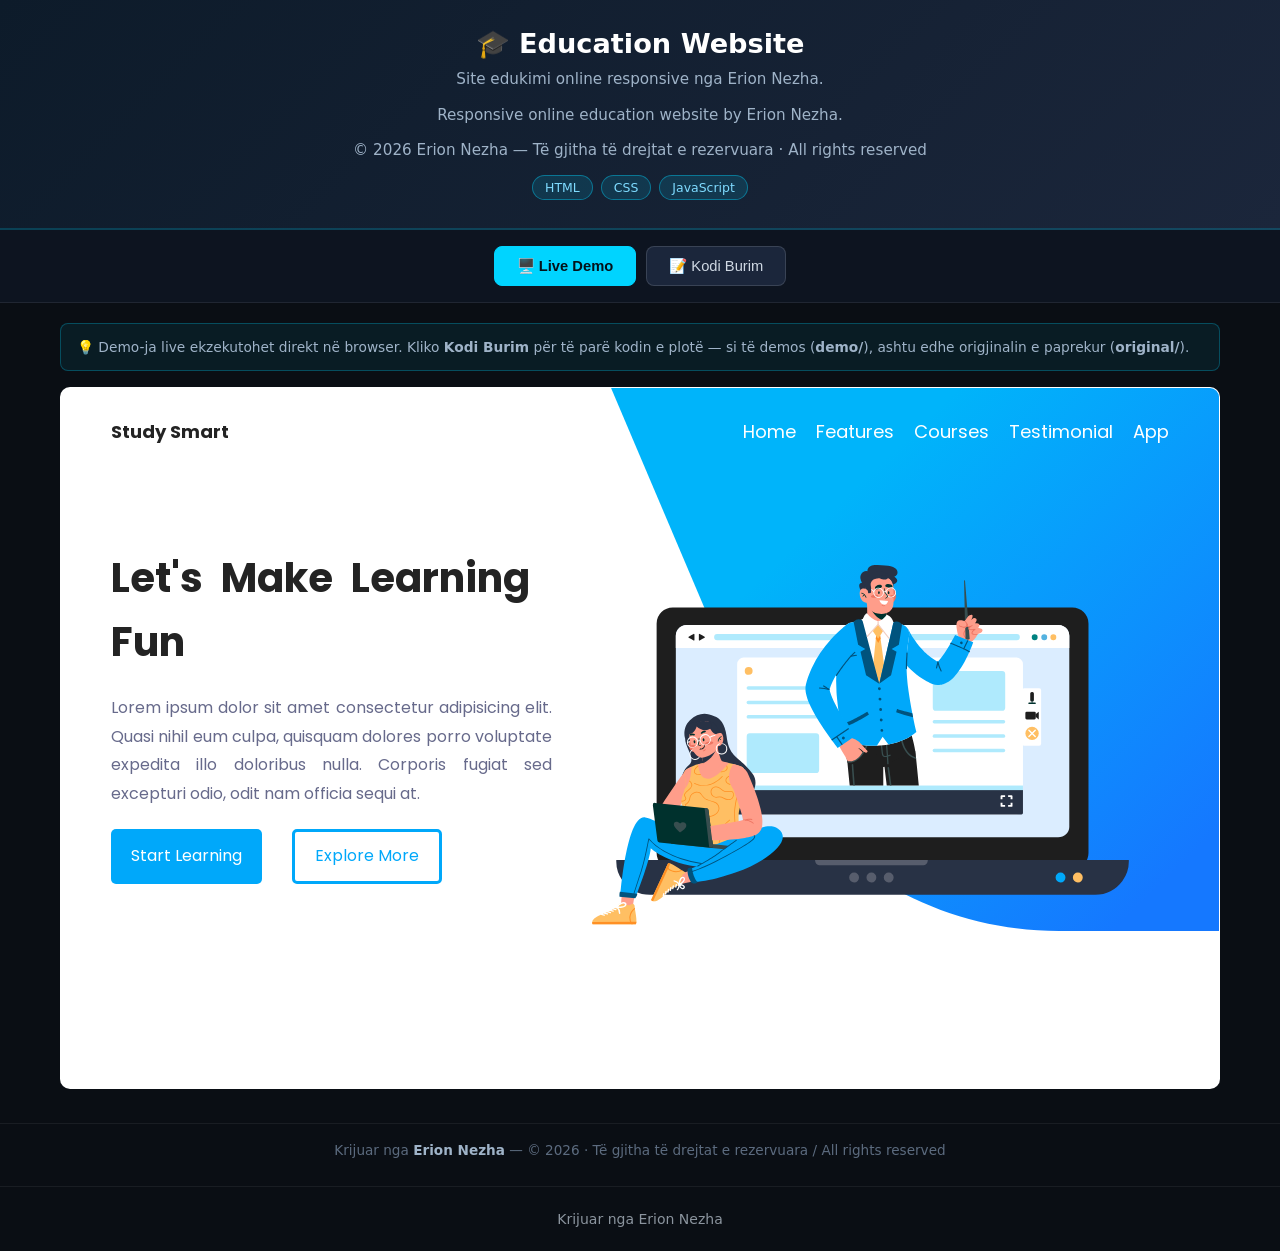
<file: index.html>
<!-- Created by Erion Nezha — © 2026 All rights reserved -->
<!DOCTYPE html>
<html lang="sq">
<head>
<meta charset="UTF-8">
<meta name="viewport" content="width=device-width, initial-scale=1.0">
<title>Education Website — Erion Nezha</title>
<style>
*{box-sizing:border-box;margin:0;padding:0}
body{background:#0a0e14;color:#e6e6e6;font-family:'Segoe UI',system-ui,sans-serif;min-height:100vh;display:flex;flex-direction:column}
header.top{background:linear-gradient(135deg,#0d1b2a,#1b263b);padding:28px 20px;text-align:center;border-bottom:2px solid #00d4ff33}
header.top h1{font-size:1.7rem;color:#fff;margin-bottom:8px}
header.top p{color:#9fb3c8;max-width:760px;margin:0 auto 12px;line-height:1.55;font-size:.95rem}
.badges{display:flex;gap:8px;justify-content:center;flex-wrap:wrap}
.badge{background:#00d4ff22;border:1px solid #00d4ff66;color:#7fdbff;padding:4px 12px;border-radius:20px;font-size:.78rem}
.tabs{display:flex;gap:10px;justify-content:center;padding:16px;background:#0d1420;border-bottom:1px solid #ffffff14}
.tabs button{background:#1b263b;color:#cfd8e3;border:1px solid #ffffff22;padding:10px 22px;border-radius:8px;cursor:pointer;font-size:.92rem;transition:.2s}
.tabs button.active,.tabs button:hover{background:#00d4ff;color:#04121a;border-color:#00d4ff;font-weight:600}
main{flex:1;padding:20px;max-width:1200px;width:100%;margin:0 auto}
.panel{display:none}
.panel.active{display:block}
iframe.demo{width:100%;height:78vh;border:1px solid #ffffff22;border-radius:10px;background:#fff}
.codewrap{display:flex;gap:0;border:1px solid #ffffff22;border-radius:10px;overflow:hidden;height:78vh;background:#0d1117}
.tree{width:250px;min-width:200px;background:#0d1420;border-right:1px solid #ffffff14;overflow-y:auto;padding:12px;font-size:.82rem}
.tree .tfile{padding:5px 8px;border-radius:5px;cursor:pointer;color:#9fb3c8;white-space:nowrap;overflow:hidden;text-overflow:ellipsis}
.tree .tfile:hover{background:#ffffff10;color:#fff}
.tree .tfile.active{background:#00d4ff26;color:#7fdbff}
.tree .tdir{color:#5c6b7f;font-weight:600;margin-top:8px;font-size:.75rem;text-transform:uppercase;letter-spacing:.5px}
.codeview{flex:1;overflow:auto;padding:0;position:relative}
.codeview pre{padding:16px;font-family:'Consolas','Fira Code',monospace;font-size:.82rem;line-height:1.6;color:#d6deeb;white-space:pre}
.codeview .lineno{color:#4a5568;user-select:none;margin-right:12px;display:inline-block;width:32px;text-align:right}
.cbar{display:flex;gap:8px;align-items:center;padding:10px 14px;background:#0d1420;border-bottom:1px solid #ffffff14;font-size:.82rem;color:#9fb3c8;overflow-x:auto}
footer{text-align:center;padding:18px;color:#5c6b7f;font-size:.85rem;border-top:1px solid #ffffff10;margin-top:10px}
footer strong{color:#9fb3c8}
.note{background:#00d4ff12;border:1px solid #00d4ff44;border-radius:8px;padding:12px 16px;margin-bottom:16px;font-size:.86rem;color:#9fb3c8;line-height:1.6}
.kw{color:#ff7edb}.st{color:#ffd75c}.cm{color:#5c6b7f;font-style:italic}.fn{color:#7fdbff}.nm{color:#f78c6c}
@media(max-width:860px){.codewrap{flex-direction:column}.tree{width:100%;max-height:150px;border-right:none;border-bottom:1px solid #ffffff14}}
.desc-en{color:#8fa3b8;font-size:.88rem;max-width:760px;margin:0 auto 12px;line-height:1.55}.license-line{color:#c9a227;font-size:.8rem;margin-top:10px}</style>
</head>
<body>
<header class="top">
<h1>🎓 Education Website</h1>
<p class="desc-al">Site edukimi online responsive nga Erion Nezha.</p>
<p class="desc-en" lang="en">Responsive online education website by Erion Nezha.</p>
<p class="license-line">© 2026 Erion Nezha — Të gjitha të drejtat e rezervuara · All rights reserved</p>
<div class="badges"><span class="badge">HTML</span><span class="badge">CSS</span><span class="badge">JavaScript</span></div>
</header>
<div class="tabs">
<button class="active" onclick="show('demo',this)">🖥️ Live Demo</button>
<button onclick="show('code',this)">📝 Kodi Burim</button>
</div>
<main>
<div class="note">💡 Demo-ja live ekzekutohet direkt në browser. Kliko <strong>Kodi Burim</strong> për të parë kodin e plotë — si të demos (<strong>demo/</strong>), ashtu edhe origjinalin e paprekur (<strong>original/</strong>).</div>
<div id="p-demo" class="panel active"><iframe class="demo" src="demo/education/index.html" title="Live demo"></iframe></div>
<div id="p-code" class="panel"><div class="codewrap">
<aside class="tree" id="tree"></aside>
<div class="codeview"><div class="cbar" id="cbar"></div><div id="codebox"><pre></pre></div></div>
</div></div>
</main>
<footer>Krijuar nga <strong>Erion Nezha</strong> — © 2026 · Të gjitha të drejtat e rezervuara / All rights reserved</footer>
<script>
const TREE={"dirs":[{"name":"demo","dirs":[{"name":"education","dirs":[],"files":["app-store.png","download-app.png","google-play.png","header-shape.svg","hero-image.svg","index.html","person-1.jpg","person-2.jpg","photography.jpg","public.jpg","queries.css","script.js","style.css","testimonial-bg.jpg","typing.jpg"]}],"files":[]},{"name":"original","dirs":[{"name":"education","dirs":[{"name":"education","dirs":[],"files":["app-store.png","download-app.png","google-play.png","header-shape.svg","hero-image.svg","index.html","person-1.jpg","person-2.jpg","photography.jpg","public.jpg","queries.css","script.js","style.css","testimonial-bg.jpg","typing.jpg"]}],"files":[]}],"files":[]}],"files":[]};
function show(id,btn){document.querySelectorAll('.panel').forEach(p=>p.classList.remove('active'));document.getElementById('p-'+id).classList.add('active');document.querySelectorAll('.tabs button').forEach(b=>b.classList.remove('active'));btn.classList.add('active');}
const BINRE=/\.(png|jpe?g|gif|svg|ico|exe|class|o|jar|dat|ogg|mp3|wav|ttf|woff2?|eot|pdf|zip|rar|db|sqlite)$/i;
function escAttr(s){return s.replace(/&/g,'&amp;').replace(/"/g,'&quot;').replace(/</g,'&lt;');}
function buildTree(){
  const t=document.getElementById('tree');let html='';
  const walk=(node,prefix)=>{node.dirs.forEach(d=>{html+='<div class="tdir">📁 '+escAttr(prefix+d.name)+'</div>';walk(d,prefix+d.name+'/');});node.files.forEach(f=>{html+='<div class="tfile" data-p="'+escAttr(prefix+f)+'">📄 '+escAttr(f)+'</div>';});};
  walk(TREE,'');t.innerHTML=html;
  t.querySelectorAll('.tfile').forEach(el=>el.onclick=()=>openFile(el.dataset.p,el));
  const first=t.querySelector('.tfile');if(first)openFile(first.dataset.p,first);
}
async function openFile(path,el){
  document.querySelectorAll('.tfile').forEach(e=>e.classList.remove('active'));el.classList.add('active');
  document.getElementById('cbar').textContent=path;
  const box=document.getElementById('codebox');
  if(BINRE.test(path)){box.innerHTML='<pre>📦 File binar — nuk shfaqet si tekst. (përmbajtja origjinale ruhet e paprekur)</pre>';return;}
  try{const r=await fetch(encodeURI(path));if(!r.ok)throw 0;const txt=await r.text();
    box.innerHTML='<pre>'+hl(txt)+'</pre>';
  }catch(e){box.innerHTML='<pre>Deshtoi leximi i file-it.</pre>';}
}
function hl(code){
  const esc=s=>s.replace(/&/g,'&amp;').replace(/</g,'&lt;').replace(/>/g,'&gt;');
  const tok=/(\/\/[^\n]*|\/\*[\s\S]*?\*\/|#[^\n]*|<!--[\s\S]*?-->)|("[^"\n]*"|'[^'\n]*')|\b(import|from|as|def|return|if|elif|else|for|while|in|not|and|or|class|try|except|finally|with|lambda|pass|break|continue|print|var|let|const|function|new|this|null|true|false|public|static|void|int|char|float|double|struct|include|=>)\b|\b(\d+(\.\d+)?)\b/g;
  let out='',last=0,m;
  while((m=tok.exec(code))!==null){
    out+=esc(code.slice(last,m.index));
    const cls=m[1]?'cm':m[2]?'st':m[3]?'kw':'nm';
    out+='<span class="'+cls+'">'+esc(m[0])+'</span>';
    last=m.index+m[0].length;
  }
  out+=esc(code.slice(last));
  return out.split('\n').map((l,i)=>'<span class="lineno">'+(i+1)+'</span>'+(l||' ')).join('\n');
}
buildTree();
</script>
<footer style="text-align:center;padding:24px 16px;color:#8b949e;font-family:system-ui,sans-serif;font-size:14px;">Krijuar nga Erion Nezha</footer>
</body>
</html>
</file>
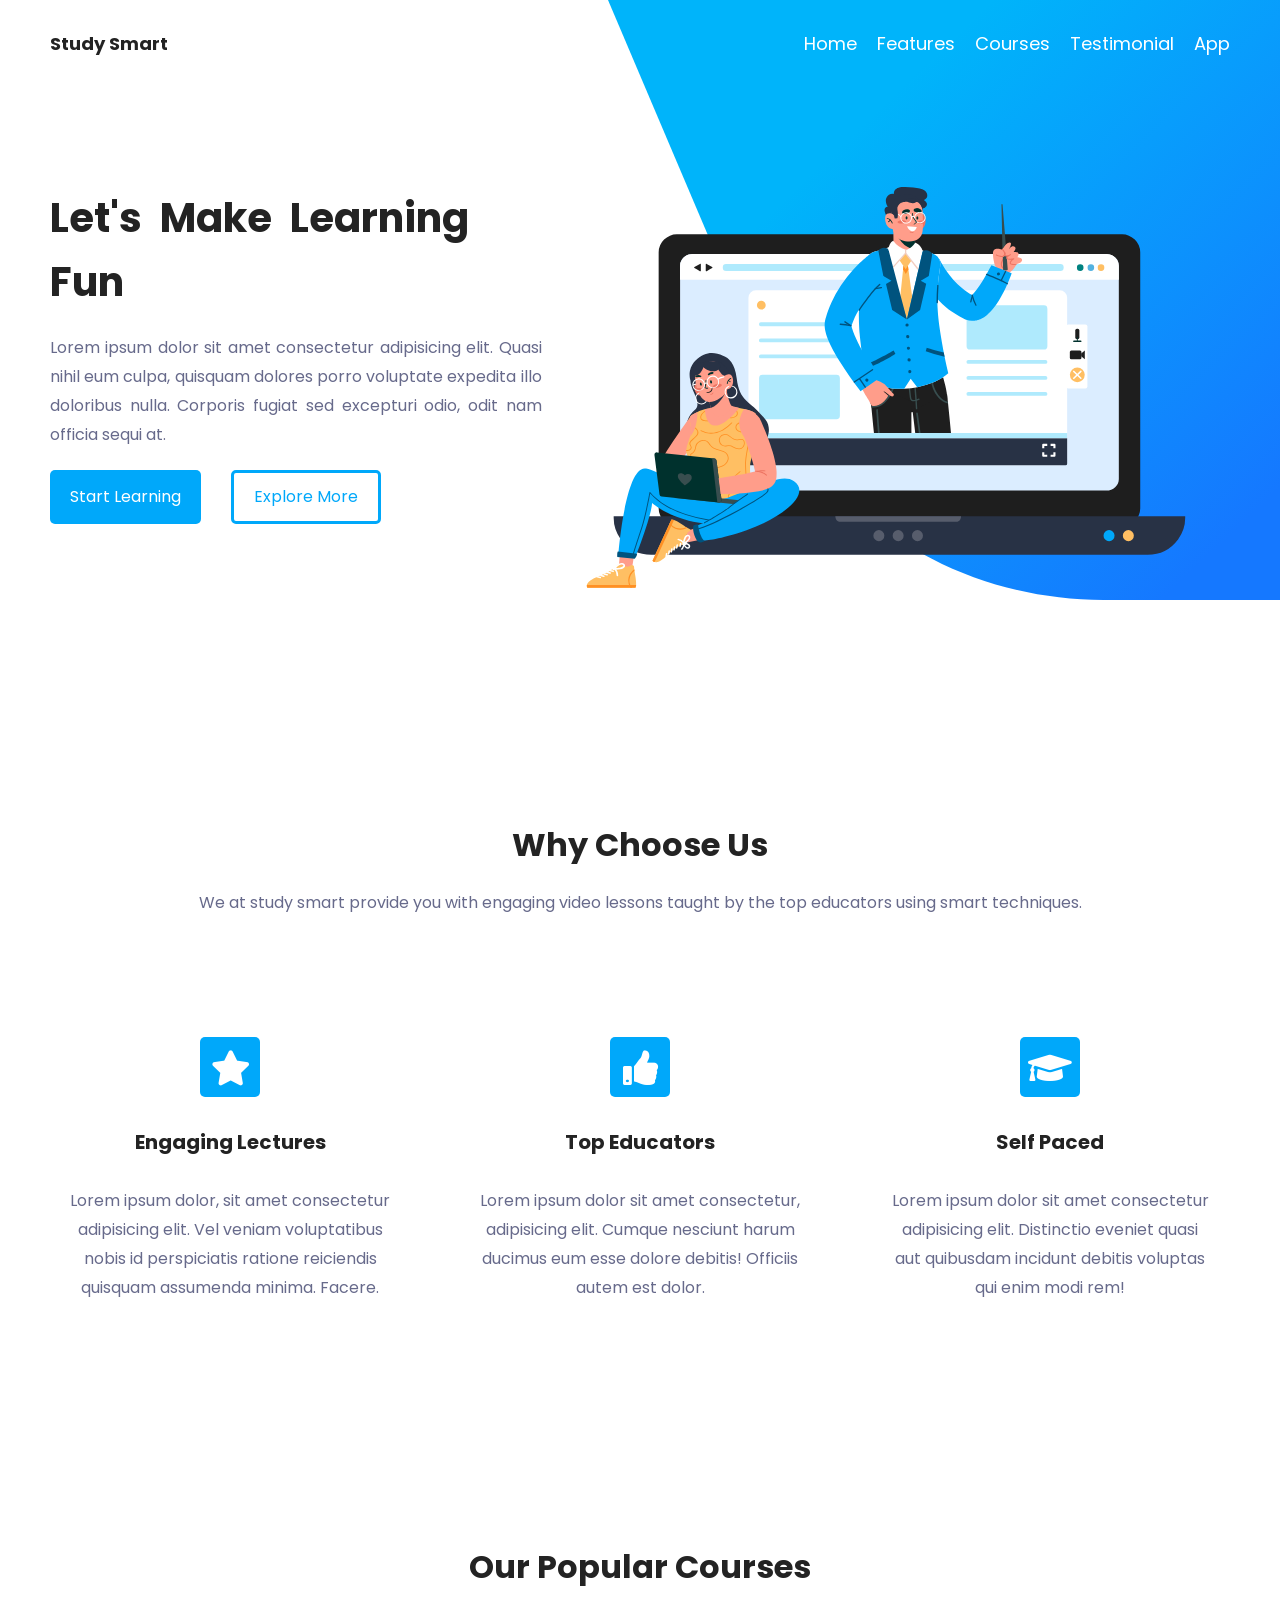
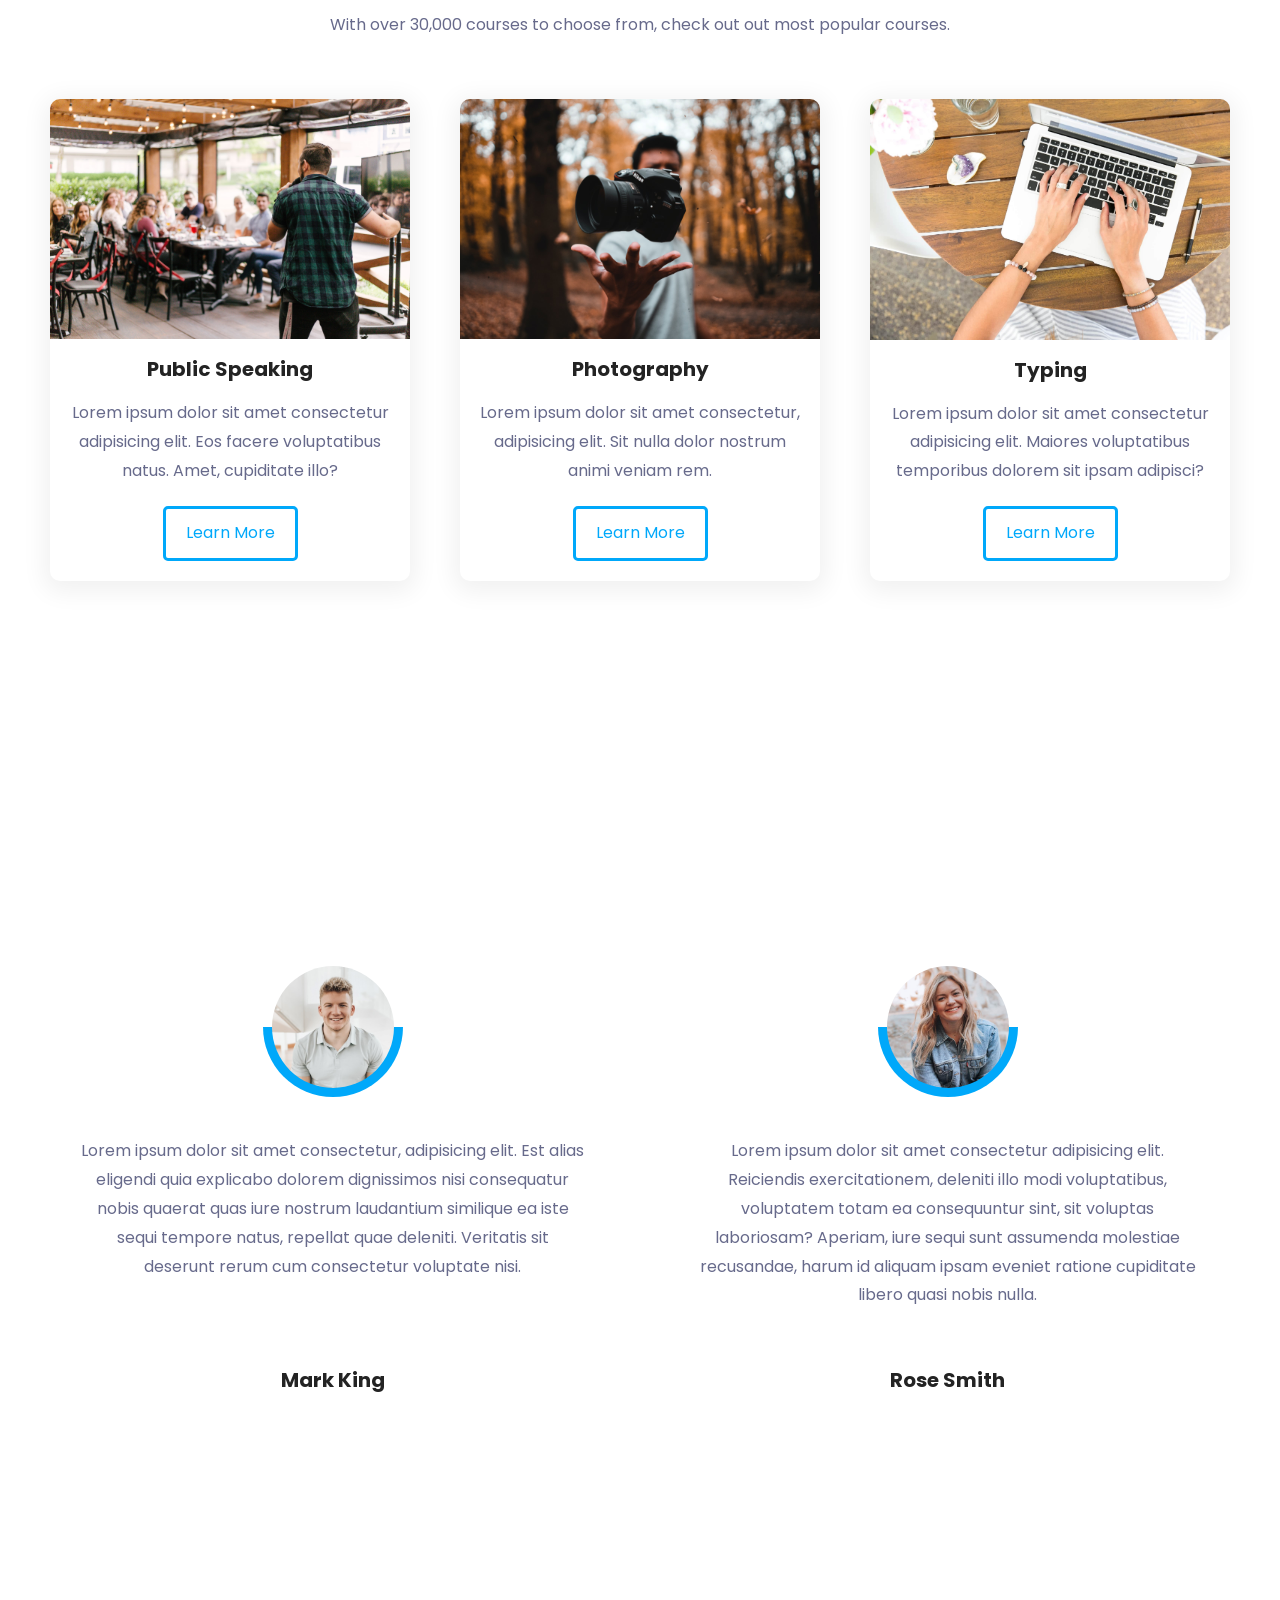
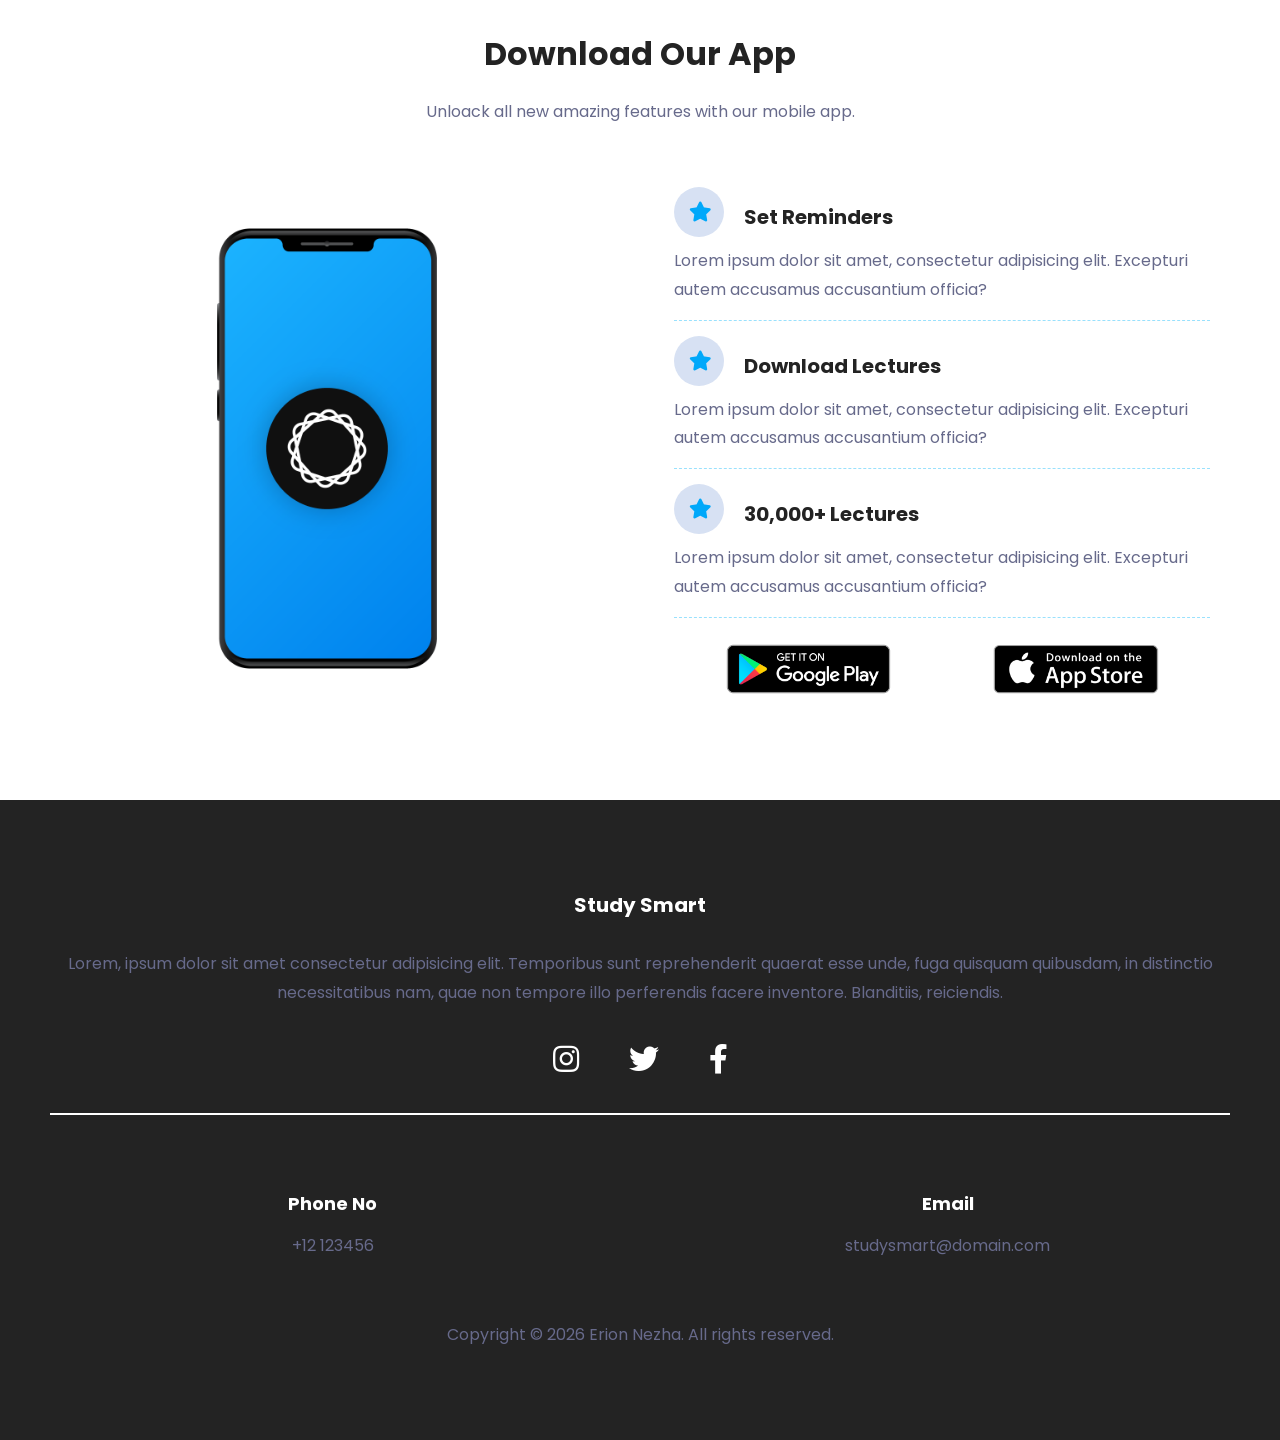
<file: demo/Education by Coding Team/index.html>
<!-- Created by Erion Nezha — © 2026 All rights reserved -->
<!DOCTYPE html>
<html lang="en">
  <head>
    <!-- Created by Erion Nezha — © 2026 All rights reserved -->
    <meta name="viewport" content="width=device-width, initial-scale=1.0" />
    <title>Responsive Education Website</title>
    <!------ Font Awesome ------>
    <link
      rel="stylesheet"
      href="https://cdnjs.cloudflare.com/ajax/libs/font-awesome/5.15.4/css/all.min.css"
    />
    <!------ Google Fonts ------>
    <link rel="preconnect" href="https://fonts.googleapis.com" />
    <link rel="preconnect" href="https://fonts.gstatic.com" crossorigin />
    <link
      href="https://fonts.googleapis.com/css2?family=Poppins:wght@400;700&display=swap"
      rel="stylesheet"
    />
    <!------ Stylesheet ------>
    <link rel="stylesheet" href="style.css" />
    <!------ Queries ------>
    <link rel="stylesheet" href="queries.css" />
  </head>
  <body>
    <!------ Scroll To Top Button ------>
    <button id="scroll-top">
      <i class="fas fa-arrow-up"></i>
    </button>
    <!------ Header ------>
    <header>
      <nav>
        <a href="#home" id="logo">Study Smart</a>
        <i class="fas fa-bars" id="ham-menu"></i>
        <ul id="nav-bar">
          <li>
            <a href="#home">Home</a>
          </li>
          <li>
            <a href="#features">Features</a>
          </li>
          <li>
            <a href="#courses">Courses</a>
          </li>
          <li>
            <a href="#testimonial">Testimonial</a>
          </li>
          <li>
            <a href="#download-app">App</a>
          </li>
        </ul>
      </nav>
    </header>
    <!-- Created by Erion Nezha — © 2026 All rights reserved -->
    <!------ Section: Hero ------>
    <section class="hero" id="home">
      <img src="header-shape.svg" id="header-shape" />
      <div class="hero-content">
        <h1>Let's Make Learning Fun</h1>
        <p>
          Lorem ipsum dolor sit amet consectetur adipisicing elit. Quasi nihil
          eum culpa, quisquam dolores porro voluptate expedita illo doloribus
          nulla. Corporis fugiat sed excepturi odio, odit nam officia sequi at.
        </p>
        <div class="btn-container">
          <button class="primary-btn btn">Start Learning</button>
          <button class="secondary-btn btn">Explore More</button>
        </div>
      </div>
      <div class="hero-img">
        <img src="hero-image.svg" />
      </div>
    </section>
    <!------ Section: Features ------>
    <section class="features" id="features">
      <h2>Why Choose Us</h2>
      <p class="section-desc">
        We at study smart provide you with engaging video lessons taught by the
        top educators using smart techniques.
      </p>
      <div class="row">
        <div class="column">
          <i class="fas fa-star"></i>
          <h3>Engaging Lectures</h3>
          <p>
            Lorem ipsum dolor, sit amet consectetur adipisicing elit. Vel veniam
            voluptatibus nobis id perspiciatis ratione reiciendis quisquam
            assumenda minima. Facere.
          </p>
        </div>
        <div class="column">
          <i class="fas fa-thumbs-up"></i>
          <h3>Top Educators</h3>
          <p>
            Lorem ipsum dolor sit amet consectetur, adipisicing elit. Cumque
            nesciunt harum ducimus eum esse dolore debitis! Officiis autem est
            dolor.
          </p>
        </div>
        <div class="column">
          <i class="fas fa-graduation-cap"></i>
          <h3>Self Paced</h3>
          <p>
            Lorem ipsum dolor sit amet consectetur adipisicing elit. Distinctio
            eveniet quasi aut quibusdam incidunt debitis voluptas qui enim modi
            rem!
          </p>
        </div>
      </div>
    </section>
    <!------ Section: Courses ------>
    <section class="courses" id="courses">
      <h2>Our Popular Courses</h2>
      <p class="section-desc">
        With over 30,000 courses to choose from, check out out most popular
        courses.
      </p>
      <div class="row">
        <div class="column">
          <img src="public.jpg" />
          <h3>Public Speaking</h3>
          <p>
            Lorem ipsum dolor sit amet consectetur adipisicing elit. Eos facere
            voluptatibus natus. Amet, cupiditate illo?
          </p>
          <div class="courses-btn">
            <button class="btn secondary-btn">Learn More</button>
          </div>
        </div>
        <div class="column">
          <img src="photography.jpg" />
          <h3>Photography</h3>
          <p>
            <!-- Created by Erion Nezha — © 2026 All rights reserved -->
            Lorem ipsum dolor sit amet consectetur, adipisicing elit. Sit nulla
            dolor nostrum animi veniam rem.
          </p>
          <div class="courses-btn">
            <button class="btn secondary-btn">Learn More</button>
          </div>
        </div>
        <div class="column">
          <img src="typing.jpg" />
          <h3>Typing</h3>
          <p>
            Lorem ipsum dolor sit amet consectetur adipisicing elit. Maiores
            voluptatibus temporibus dolorem sit ipsam adipisci?
          </p>
          <div class="courses-btn">
            <button class="btn secondary-btn">Learn More</button>
          </div>
        </div>
      </div>
    </section>
    <!------ Section: Testimonial ------>
    <section class="testimonial" id="testimonial">
      <h2>What Our Students Say</h2>
      <p class="section-desc">
        We provide a learning experience that is not available elsewhere. We
        have over 50,000 happy students.
      </p>
      <div class="row">
        <div class="column">
          <div class="testimonial-image">
            <img src="person-1.jpg" />
          </div>
          <p>
            Lorem ipsum dolor sit amet consectetur, adipisicing elit. Est alias
            eligendi quia explicabo dolorem dignissimos nisi consequatur nobis
            quaerat quas iure nostrum laudantium similique ea iste sequi tempore
            natus, repellat quae deleniti. Veritatis sit deserunt rerum cum
            consectetur voluptate nisi.
          </p>
          <h3>Mark King</h3>
        </div>
        <div class="column">
          <div class="testimonial-image">
            <img src="person-2.jpg" />
          </div>
          <p>
            Lorem ipsum dolor sit amet consectetur adipisicing elit. Reiciendis
            exercitationem, deleniti illo modi voluptatibus, voluptatem totam ea
            consequuntur sint, sit voluptas laboriosam? Aperiam, iure sequi sunt
            assumenda molestiae recusandae, harum id aliquam ipsam eveniet
            ratione cupiditate libero quasi nobis nulla.
          </p>
          <h3>Rose Smith</h3>
        </div>
      </div>
    </section>
    <!------ Section: Download App ------>
    <section class="download-app" id="download-app">
      <h2>Download Our App</h2>
      <p class="section-desc">
        Unloack all new amazing features with our mobile app.
      </p>
      <!-- Created by Erion Nezha — © 2026 All rights reserved -->
      <div class="row">
        <div class="column">
          <img src="download-app.png" />
        </div>
        <div class="column">
          <div class="app-feature">
            <div>
              <i class="fas fa-star"></i>
              <h3>Set Reminders</h3>
            </div>
            <p>
              Lorem ipsum dolor sit amet, consectetur adipisicing elit.
              Excepturi autem accusamus accusantium officia?
            </p>
          </div>
          <div class="app-feature">
            <div>
              <i class="fas fa-star"></i>
              <h3>Download Lectures</h3>
            </div>
            <p>
              Lorem ipsum dolor sit amet, consectetur adipisicing elit.
              Excepturi autem accusamus accusantium officia?
            </p>
          </div>
          <div class="app-feature">
            <div>
              <i class="fas fa-star"></i>
              <h3>30,000+ Lectures</h3>
            </div>
            <p>
              Lorem ipsum dolor sit amet, consectetur adipisicing elit.
              Excepturi autem accusamus accusantium officia?
            </p>
          </div>
          <div class="download-btns">
            <a href="#google-play">
              <img src="google-play.png" />
            </a>
            <a href="#app-store">
              <img src="app-store.png" />
            </a>
          </div>
        </div>
      </div>
    </section>
    <!-- Created by Erion Nezha — © 2026 All rights reserved -->
    <!------ Footer ------>
    <footer>
      <div class="row footer-about">
        <h3>Study Smart</h3>
        <p>
          Lorem, ipsum dolor sit amet consectetur adipisicing elit. Temporibus
          sunt reprehenderit quaerat esse unde, fuga quisquam quibusdam, in
          distinctio necessitatibus nam, quae non tempore illo perferendis
          facere inventore. Blanditiis, reiciendis.
        </p>
        <div class="social-links">
          <a href="#">
            <i class="fab fa-instagram"></i>
          </a>
          <a href="#">
            <i class="fab fa-twitter"></i>
          </a>
          <a href="#">
            <i class="fab fa-facebook-f"></i>
          </a>
        </div>
      </div>
      <div class="row footer-contact">
        <div class="column">
          <h4>Phone No</h4>
          <p>+12 123456</p>
        </div>
        <div class="column">
          <h4>Email</h4>
          <p>studysmart@domain.com</p>
        </div>
      </div>
      <p class="footer-copyright">
        Copyright &copy; 2026 Erion Nezha. All rights reserved.
      </p>
      <!-- Created by Erion Nezha — © 2026 All rights reserved -->
    
    </footer>
    <!------ Script ------>
    <script src="script.js"></script>
  </body>
</html>
</file>
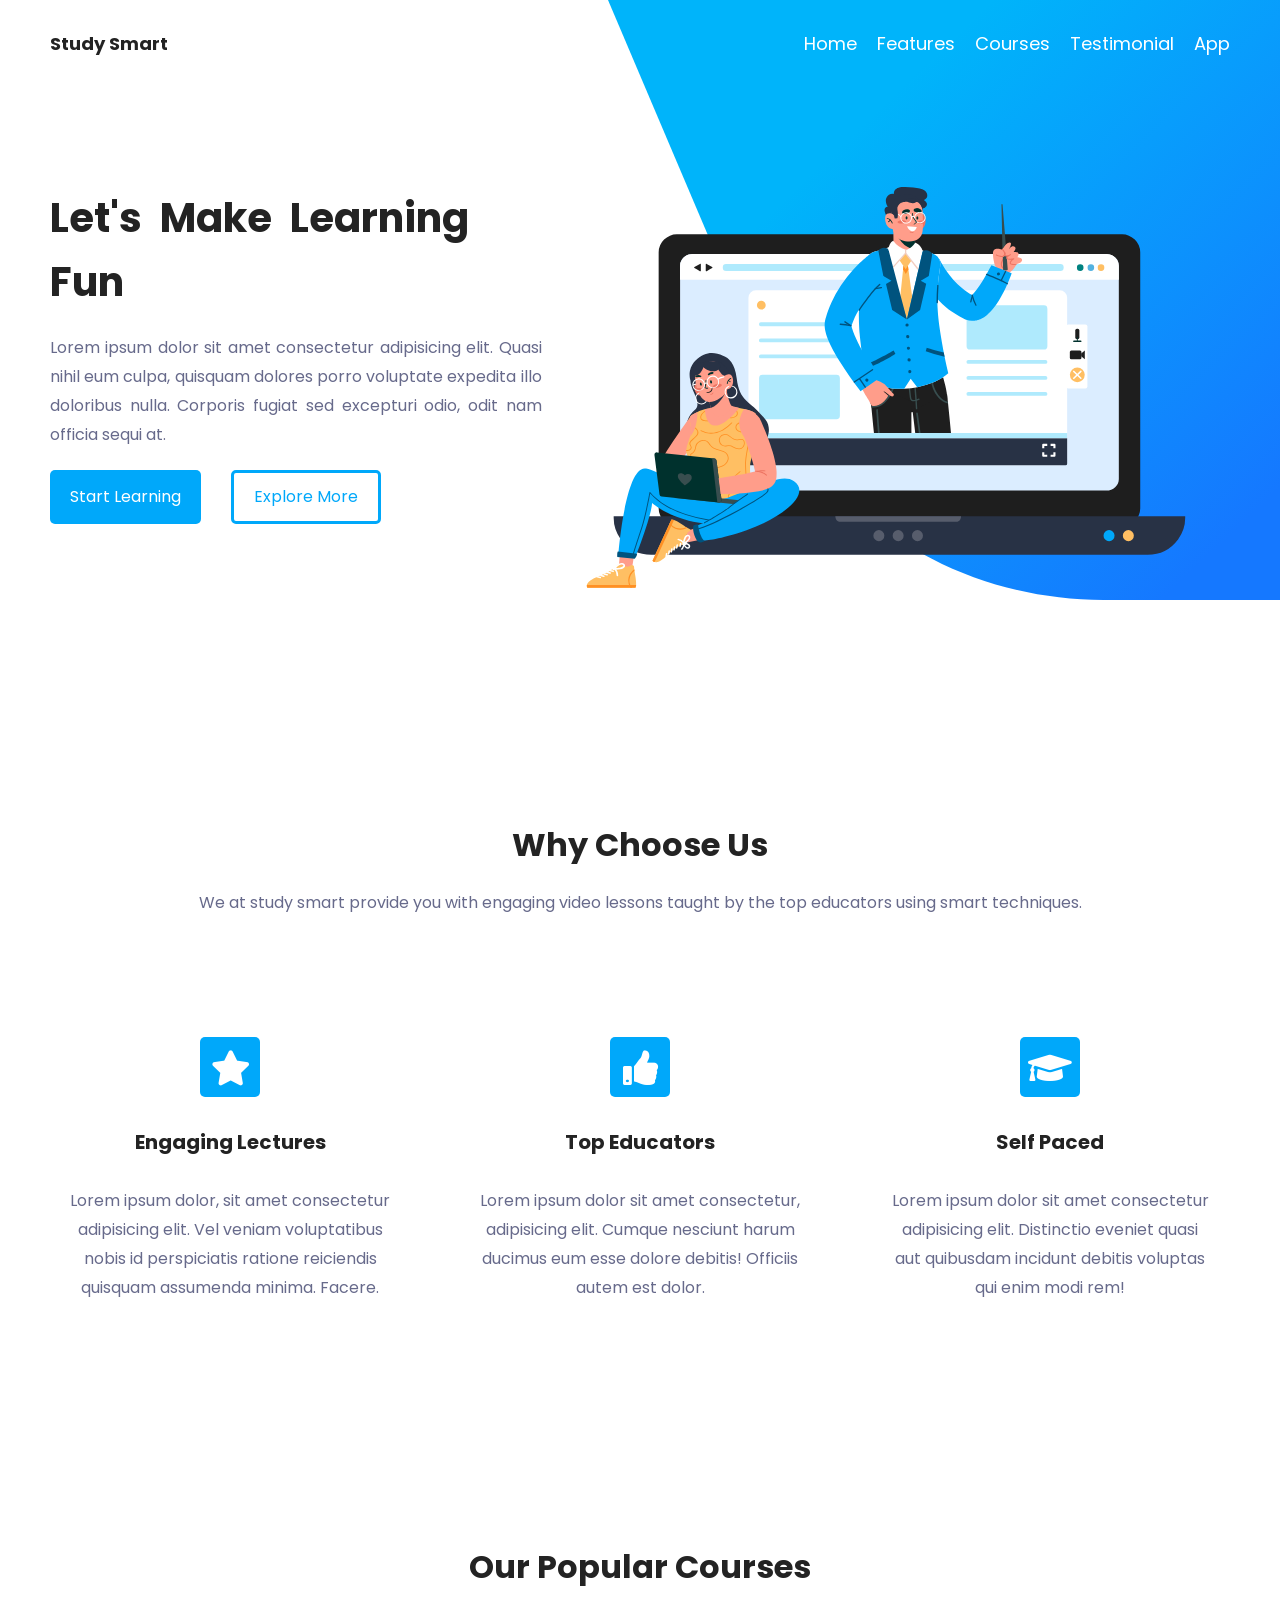
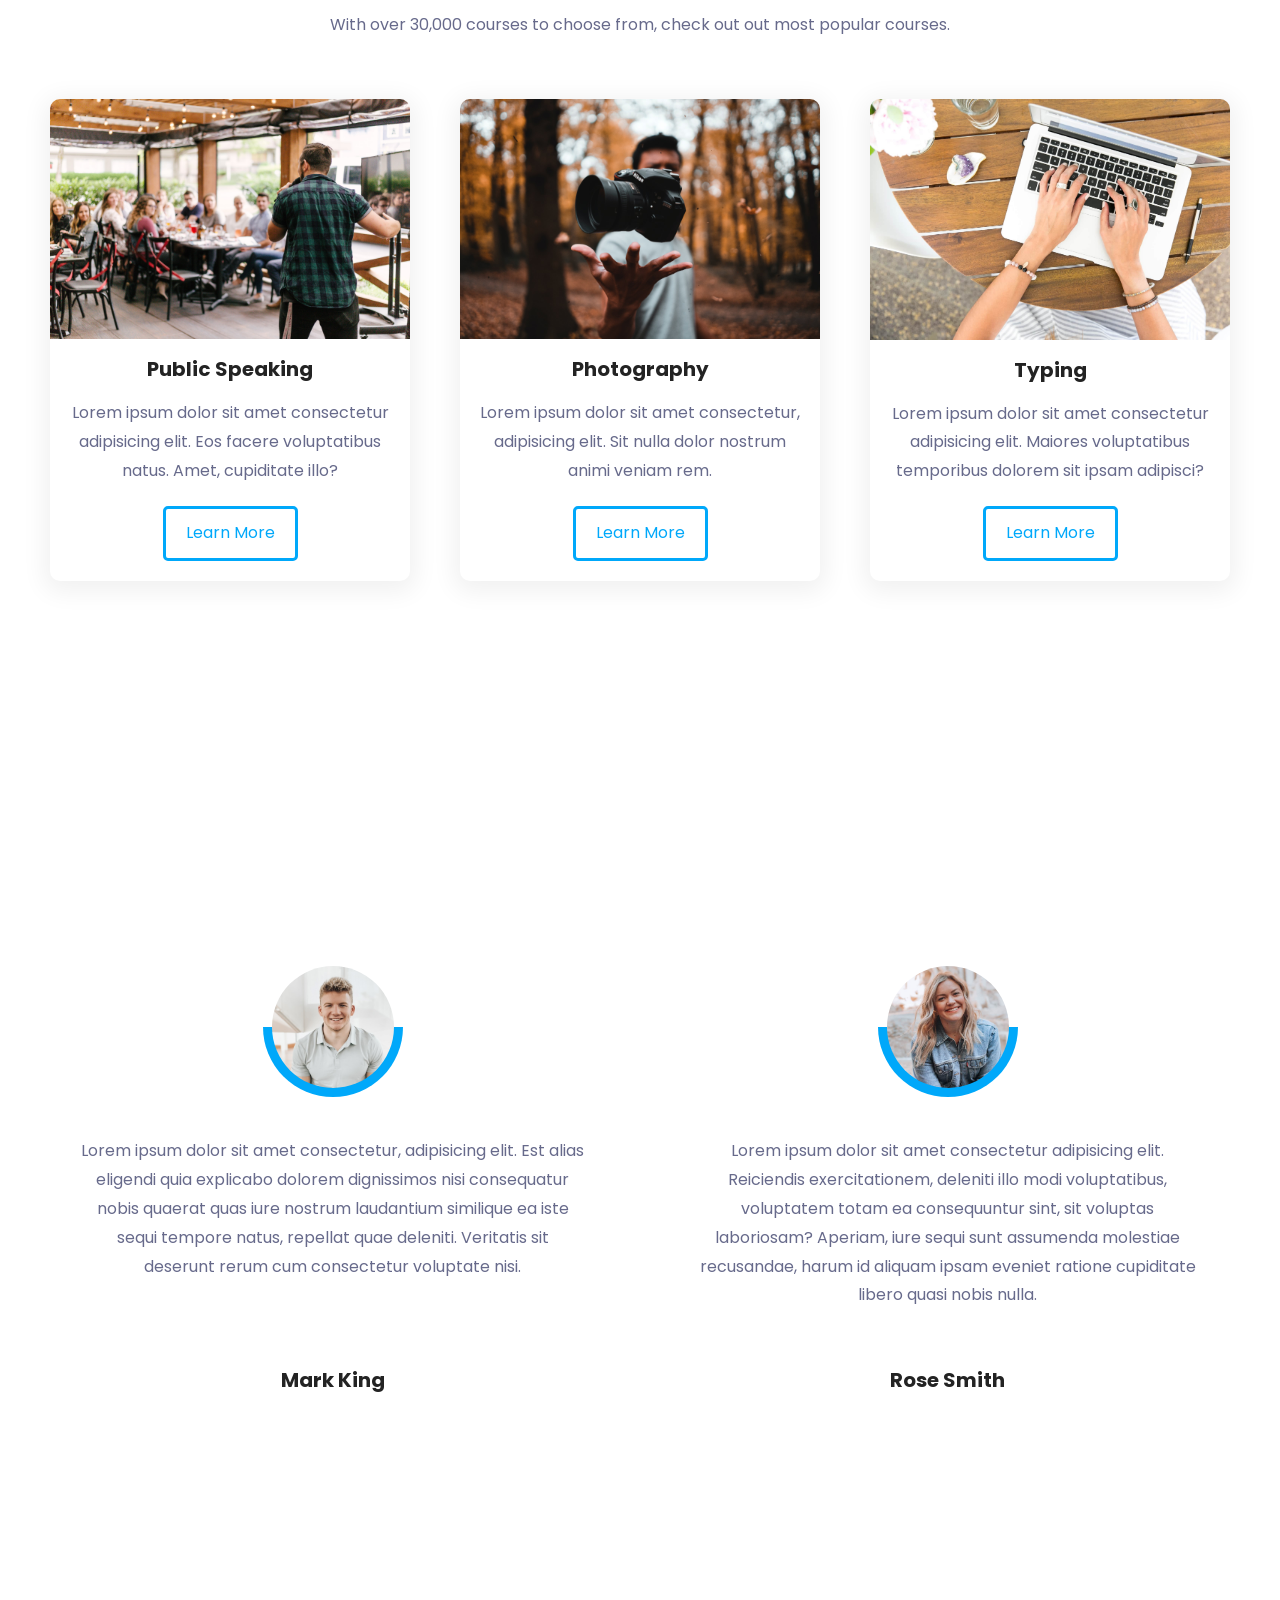
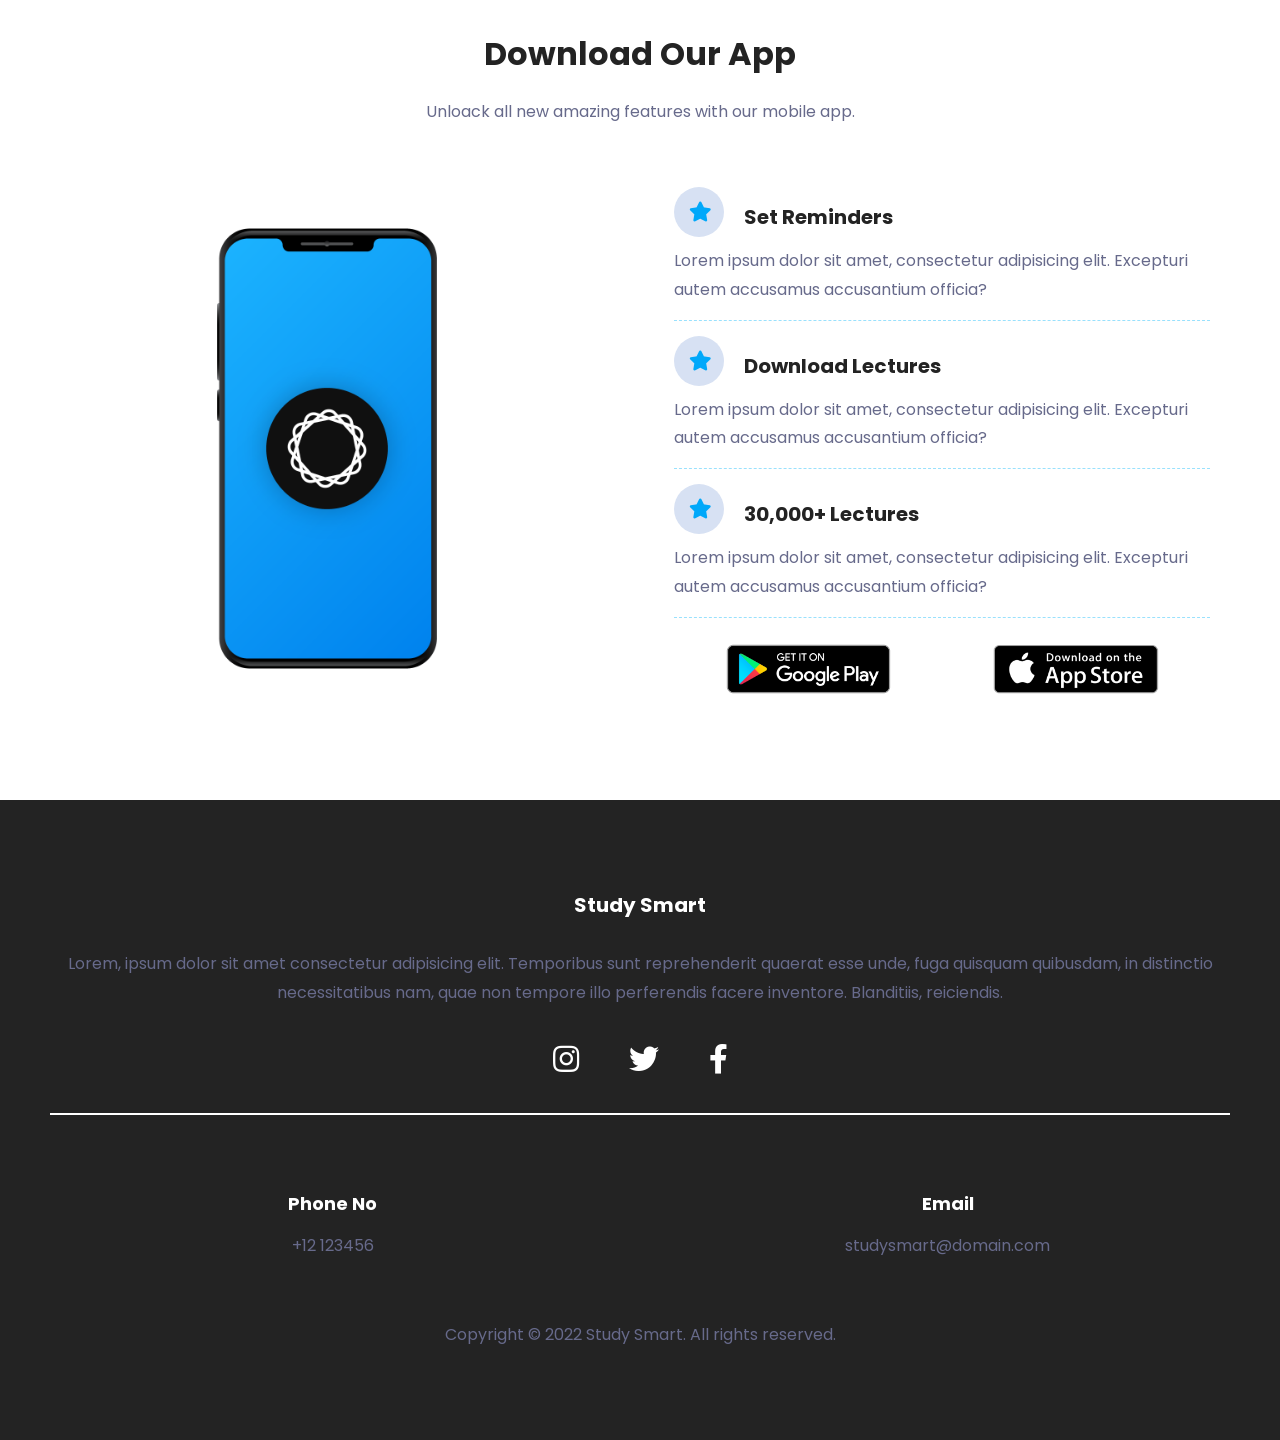
<file: original/Education by Coding Team/Education by Coding Team/index.html>
<!DOCTYPE html>
<html lang="en">
  <head>
    <!-- Coded by Coding Team in Telegram @codingtuto -->
    <meta name="viewport" content="width=device-width, initial-scale=1.0" />
    <title>Responsive Education Website</title>
    <!------ Font Awesome ------>
    <link
      rel="stylesheet"
      href="https://cdnjs.cloudflare.com/ajax/libs/font-awesome/5.15.4/css/all.min.css"
    />
    <!------ Google Fonts ------>
    <link rel="preconnect" href="https://fonts.googleapis.com" />
    <link rel="preconnect" href="https://fonts.gstatic.com" crossorigin />
    <link
      href="https://fonts.googleapis.com/css2?family=Poppins:wght@400;700&display=swap"
      rel="stylesheet"
    />
    <!------ Stylesheet ------>
    <link rel="stylesheet" href="style.css" />
    <!------ Queries ------>
    <link rel="stylesheet" href="queries.css" />
  </head>
  <body>
    <!------ Scroll To Top Button ------>
    <button id="scroll-top">
      <i class="fas fa-arrow-up"></i>
    </button>
    <!------ Header ------>
    <header>
      <nav>
        <a href="#home" id="logo">Study Smart</a>
        <i class="fas fa-bars" id="ham-menu"></i>
        <ul id="nav-bar">
          <li>
            <a href="#home">Home</a>
          </li>
          <li>
            <a href="#features">Features</a>
          </li>
          <li>
            <a href="#courses">Courses</a>
          </li>
          <li>
            <a href="#testimonial">Testimonial</a>
          </li>
          <li>
            <a href="#download-app">App</a>
          </li>
        </ul>
      </nav>
    </header>
    <!-- Coded by Coding Team in Telegram @codingtuto -->
    <!------ Section: Hero ------>
    <section class="hero" id="home">
      <img src="header-shape.svg" id="header-shape" />
      <div class="hero-content">
        <h1>Let's Make Learning Fun</h1>
        <p>
          Lorem ipsum dolor sit amet consectetur adipisicing elit. Quasi nihil
          eum culpa, quisquam dolores porro voluptate expedita illo doloribus
          nulla. Corporis fugiat sed excepturi odio, odit nam officia sequi at.
        </p>
        <div class="btn-container">
          <button class="primary-btn btn">Start Learning</button>
          <button class="secondary-btn btn">Explore More</button>
        </div>
      </div>
      <div class="hero-img">
        <img src="hero-image.svg" />
      </div>
    </section>
    <!------ Section: Features ------>
    <section class="features" id="features">
      <h2>Why Choose Us</h2>
      <p class="section-desc">
        We at study smart provide you with engaging video lessons taught by the
        top educators using smart techniques.
      </p>
      <div class="row">
        <div class="column">
          <i class="fas fa-star"></i>
          <h3>Engaging Lectures</h3>
          <p>
            Lorem ipsum dolor, sit amet consectetur adipisicing elit. Vel veniam
            voluptatibus nobis id perspiciatis ratione reiciendis quisquam
            assumenda minima. Facere.
          </p>
        </div>
        <div class="column">
          <i class="fas fa-thumbs-up"></i>
          <h3>Top Educators</h3>
          <p>
            Lorem ipsum dolor sit amet consectetur, adipisicing elit. Cumque
            nesciunt harum ducimus eum esse dolore debitis! Officiis autem est
            dolor.
          </p>
        </div>
        <div class="column">
          <i class="fas fa-graduation-cap"></i>
          <h3>Self Paced</h3>
          <p>
            Lorem ipsum dolor sit amet consectetur adipisicing elit. Distinctio
            eveniet quasi aut quibusdam incidunt debitis voluptas qui enim modi
            rem!
          </p>
        </div>
      </div>
    </section>
    <!------ Section: Courses ------>
    <section class="courses" id="courses">
      <h2>Our Popular Courses</h2>
      <p class="section-desc">
        With over 30,000 courses to choose from, check out out most popular
        courses.
      </p>
      <div class="row">
        <div class="column">
          <img src="public.jpg" />
          <h3>Public Speaking</h3>
          <p>
            Lorem ipsum dolor sit amet consectetur adipisicing elit. Eos facere
            voluptatibus natus. Amet, cupiditate illo?
          </p>
          <div class="courses-btn">
            <button class="btn secondary-btn">Learn More</button>
          </div>
        </div>
        <div class="column">
          <img src="photography.jpg" />
          <h3>Photography</h3>
          <p>
            <!-- Coded by Coding Team in Telegram @codingtuto -->
            Lorem ipsum dolor sit amet consectetur, adipisicing elit. Sit nulla
            dolor nostrum animi veniam rem.
          </p>
          <div class="courses-btn">
            <button class="btn secondary-btn">Learn More</button>
          </div>
        </div>
        <div class="column">
          <img src="typing.jpg" />
          <h3>Typing</h3>
          <p>
            Lorem ipsum dolor sit amet consectetur adipisicing elit. Maiores
            voluptatibus temporibus dolorem sit ipsam adipisci?
          </p>
          <div class="courses-btn">
            <button class="btn secondary-btn">Learn More</button>
          </div>
        </div>
      </div>
    </section>
    <!------ Section: Testimonial ------>
    <section class="testimonial" id="testimonial">
      <h2>What Our Students Say</h2>
      <p class="section-desc">
        We provide a learning experience that is not available elsewhere. We
        have over 50,000 happy students.
      </p>
      <div class="row">
        <div class="column">
          <div class="testimonial-image">
            <img src="person-1.jpg" />
          </div>
          <p>
            Lorem ipsum dolor sit amet consectetur, adipisicing elit. Est alias
            eligendi quia explicabo dolorem dignissimos nisi consequatur nobis
            quaerat quas iure nostrum laudantium similique ea iste sequi tempore
            natus, repellat quae deleniti. Veritatis sit deserunt rerum cum
            consectetur voluptate nisi.
          </p>
          <h3>Mark King</h3>
        </div>
        <div class="column">
          <div class="testimonial-image">
            <img src="person-2.jpg" />
          </div>
          <p>
            Lorem ipsum dolor sit amet consectetur adipisicing elit. Reiciendis
            exercitationem, deleniti illo modi voluptatibus, voluptatem totam ea
            consequuntur sint, sit voluptas laboriosam? Aperiam, iure sequi sunt
            assumenda molestiae recusandae, harum id aliquam ipsam eveniet
            ratione cupiditate libero quasi nobis nulla.
          </p>
          <h3>Rose Smith</h3>
        </div>
      </div>
    </section>
    <!------ Section: Download App ------>
    <section class="download-app" id="download-app">
      <h2>Download Our App</h2>
      <p class="section-desc">
        Unloack all new amazing features with our mobile app.
      </p>
      <!-- Coded by Coding Team in Telegram @codingtuto -->
      <div class="row">
        <div class="column">
          <img src="download-app.png" />
        </div>
        <div class="column">
          <div class="app-feature">
            <div>
              <i class="fas fa-star"></i>
              <h3>Set Reminders</h3>
            </div>
            <p>
              Lorem ipsum dolor sit amet, consectetur adipisicing elit.
              Excepturi autem accusamus accusantium officia?
            </p>
          </div>
          <div class="app-feature">
            <div>
              <i class="fas fa-star"></i>
              <h3>Download Lectures</h3>
            </div>
            <p>
              Lorem ipsum dolor sit amet, consectetur adipisicing elit.
              Excepturi autem accusamus accusantium officia?
            </p>
          </div>
          <div class="app-feature">
            <div>
              <i class="fas fa-star"></i>
              <h3>30,000+ Lectures</h3>
            </div>
            <p>
              Lorem ipsum dolor sit amet, consectetur adipisicing elit.
              Excepturi autem accusamus accusantium officia?
            </p>
          </div>
          <div class="download-btns">
            <a href="#google-play">
              <img src="google-play.png" />
            </a>
            <a href="#app-store">
              <img src="app-store.png" />
            </a>
          </div>
        </div>
      </div>
    </section>
    <!-- Coded by Coding Team in Telegram @codingtuto -->
    <!------ Footer ------>
    <footer>
      <div class="row footer-about">
        <h3>Study Smart</h3>
        <p>
          Lorem, ipsum dolor sit amet consectetur adipisicing elit. Temporibus
          sunt reprehenderit quaerat esse unde, fuga quisquam quibusdam, in
          distinctio necessitatibus nam, quae non tempore illo perferendis
          facere inventore. Blanditiis, reiciendis.
        </p>
        <div class="social-links">
          <a href="#">
            <i class="fab fa-instagram"></i>
          </a>
          <a href="#">
            <i class="fab fa-twitter"></i>
          </a>
          <a href="#">
            <i class="fab fa-facebook-f"></i>
          </a>
        </div>
      </div>
      <div class="row footer-contact">
        <div class="column">
          <h4>Phone No</h4>
          <p>+12 123456</p>
        </div>
        <div class="column">
          <h4>Email</h4>
          <p>studysmart@domain.com</p>
        </div>
      </div>
      <p class="footer-copyright">
        Copyright &copy; 2022 Study Smart. All rights reserved.
      </p>
      <!-- Coded by Coding Team in Telegram @codingtuto -->
    
    </footer>
    <!------ Script ------>
    <script src="script.js"></script>
  </body>
</html>
</file>
<file: demo/Education by Coding Team/style.css>
/* Created by Erion Nezha — © 2026 All rights reserved */
/*------ Variables ------*/
:root {
  --base-shade-1: #00a8fa;
  --white-shade-1: #ffffff;
  --white-shade-2: #d7e1f3;
  --black-shade-1: #232323;
  --black-shade-2: #676a8b;
  --grad-color-1: 0, 180, 250;
  --grad-color-2: 21, 120, 255;

  --base-font-size: 1.6rem;

  --heading-font-size-1: 4rem;
  --heading-font-size-2: 3.2rem;
  --heading-font-size-3: 2rem;
  --heading-font-size-4: 1.8rem;

  --border-radius-1: 1rem;
  --border-radius-2: 0.5rem;
}
/*------ Base Styles ------*/
*,
*:before,
*:after {
  padding: 0;
  margin: 0;
  box-sizing: border-box;
}
*:not(i) {
  font-family: "Poppins", sans-serif;
}
html {
  font-size: 62.5%;
  scroll-behavior: smooth;
}
/*------ Utility Classes ------*/

section,
footer {
  padding: 9rem 5rem;
}
.row {
  display: flex;
  align-items: center;
  justify-content: space-between;
  gap: 5rem;
}
.column {
  width: 100%;
}
.section-desc {
  text-align: center;
  margin: 2rem 0 6rem 0;
}
h1 {
  font-size: var(--heading-font-size-1);
  color: var(--black-shade-1);
  margin-bottom: 2rem;
  word-spacing: 1rem;
  line-height: 1.6;
}
h2 {
  font-size: var(--heading-font-size-2);
  color: var(--black-shade-1);
  font-weight: 700;
  text-align: center;
}
h3 {
  font-size: var(--heading-font-size-3);
  color: var(--black-shade-1);
  font-weight: 700;
  margin: 1.5rem 0;
  text-align: center;
}
h4 {
  font-size: var(--heading-font-size-4);
  color: var(--black-shade-2);
  margin: 1.5rem 0;
}
p,
button {
  font-size: var(--base-font-size);
  color: var(--black-shade-2);
  line-height: 1.8;
  font-weight: 400;
}
.btn {
  background-color: transparent;
  padding: 1rem 2rem;
  border-radius: var(--border-radius-2);
  border: none;
  margin: 2rem 0;
}
.primary-btn {
  background-color: var(--base-shade-1);
  color: var(--white-shade-1);
}
.secondary-btn {
  border: 0.3rem solid var(--base-shade-1);
  color: var(--base-shade-1);
}

/*------ Header ------*/
header {
  position: fixed;
  width: 100%;
  padding: 3rem 5rem;
}
nav {
  display: flex;
  justify-content: space-between;
  align-items: center;
}
nav ul {
  list-style: none;
  display: flex;
  gap: 2rem;
}
nav a {
  font-size: var(--heading-font-size-4);
  text-decoration: none;
}
nav a#logo {
  color: var(--black-shade-1);
  font-weight: 700;
}
nav ul a {
  color: var(--white-shade-1);
}

/*-- SideMenu --*/
#ham-menu {
  display: none;
}
nav ul.active {
  left: 0;
}
/*-- Sticky Header --*/
.sticky {
  background-color: var(--white-shade-1);
  box-shadow: 0 2rem 1.5rem rgba(0, 0, 0, 0.05);
}
.sticky nav ul a,
.sticky nav a#logo,
.sticky #ham-menu {
  color: var(--black-shade-1);
}
/*-- Link Hover Effect --*/
nav ul a:hover {
  color: var(--black-shade-1);
}
.sticky nav ul a:hover {
  color: var(--base-shade-1);
}
/*------ Section: Hero ------*/
section.hero {
  display: grid;
  grid-template-columns: 5fr 7fr;
  align-items: center;
}
#header-shape {
  position: absolute;
  top: 0;
  left: 0;
  z-index: -1;
}
.hero-content p {
  text-align: justify;
}
.hero-img img {
  display: block;
  width: 100%;
}
.btn-container {
  display: flex;
  gap: 3rem;
}
/*------ Section: Features ------*/
.features .row {
  align-items: stretch;
}
.features .column {
  padding: 6rem 2rem;
  border-radius: var(--border-radius-1);
}
.features .column p {
  text-align: center;
}
.features h3 {
  margin: 3rem 0;
}
.features i {
  display: block;
  height: 6rem;
  width: 6rem;
  margin: 0 auto;
  font-size: 3.5rem;
  background-color: var(--base-shade-1);
  color: var(--white-shade-1);
  padding: 1.3rem 0;
  text-align: center;
  border-radius: var(--border-radius-2);
}
.features .column:hover {
  background-color: var(--base-shade-1);
}
.features .column:hover h3 {
  color: var(--white-shade-1);
}
.features .column:hover p {
  color: var(--white-shade-2);
}
.features .column:hover i {
  background-color: var(--white-shade-1);
  color: var(--base-shade-1);
}
/*------ Section: Courses ------*/
.courses .row {
  align-items: stretch;
}
.courses .column {
  box-shadow: 0 0.5rem 2.4rem 0.6rem rgba(0, 0, 0, 0.06);
  border-radius: var(--border-radius-1);
  display: flex;
  flex-direction: column;
}
.courses .column > *:not(img) {
  padding: 0 2rem;
}
.courses .column img {
  border-radius: var(--border-radius-1) var(--border-radius-1) 0 0;
  width: 100%;
}
.courses .column p {
  text-align: center;
  flex-grow: 1;
}
.courses-btn {
  display: flex;
  justify-content: center;
}
.courses-btn .btn:hover {
  color: var(--white-shade-1);
  background-color: var(--base-shade-1);
}
/*------ Section: Testimonials ------*/
.testimonial {
  background-image: linear-gradient(
      45deg,
      rgba(var(--grad-color-1), 0.8),
      rgba(var(--grad-color-2), 0.8)
    ),
    url(testimonial-bg.jpg);
  background-size: cover;
  background-position: center;
  background-attachment: fixed;
}
.testimonial h2,
.testimonial .section-desc {
  color: var(--white-shade-1);
}
.testimonial .row {
  align-items: stretch;
}
.testimonial .column {
  background-color: var(--white-shade-1);
  padding: 4rem 3rem;
  text-align: center;
  border-radius: var(--border-radius-1);
  display: flex;
  flex-direction: column;
}
.testimonial-image {
  height: 14rem;
  width: 14rem;
  margin: auto;
  padding: 0.9rem;
  background: linear-gradient(
    var(--white-shade-1) 50%,
    var(--base-shade-1) 50%
  );
  border-radius: 50%;
}
.testimonial-image img {
  width: 100%;
  border-radius: 50%;
}
.testimonial .column p {
  margin: 4rem 0;
  flex-grow: 1;
}
/*------ Section: Download App ------*/
.download-app .column:nth-child(1) {
  display: flex;
  justify-content: center;
}
.download-app .column:nth-child(2) {
  padding: 0 2rem;
}
.download-app img {
  display: block;
  width: 45%;
}
.app-feature {
  border-bottom: 1.5px dashed rgba(var(--grad-color-1), 0.4);
}
.app-feature:not(:last-child) {
  margin-bottom: 1.5rem;
}
.app-feature div {
  display: flex;
  gap: 2rem;
}
.app-feature p {
  margin-bottom: 1.5rem;
}
.download-app .fas {
  display: inline-block;
  background-color: var(--white-shade-2);
  height: 5rem;
  width: 5rem;
  border-radius: 50%;
  font-size: 2rem;
  text-align: center;
  padding: 1.5rem;
  color: var(--base-shade-1);
}
.download-app h3 {
  display: inline-block;
}
.download-btns {
  display: flex;
}
.download-btns a {
  display: inline;
  text-align: center;
}
.download-btns a img {
  display: inline-block;
  width: 70%;
}
/*------ Section: Footer ------*/
footer {
  background-color: var(--black-shade-1);
}
footer h3 {
  margin: 0;
}
footer h3,
footer h4 {
  color: var(--white-shade-1);
  text-align: center;
}
footer .row {
  margin-bottom: 6rem;
}
.footer-about {
  display: flex;
  flex-direction: column;
  gap: 3rem;
  padding-bottom: 3rem;
  border-bottom: 2px solid var(--white-shade-1);
}
.social-links {
  width: 100%;
  display: flex;
  justify-content: center;
  gap: 5rem;
}
.social-links a {
  font-size: 3rem;
  text-decoration: none;
  color: var(--white-shade-1);
}
footer p {
  text-align: center;
}

/*------ Scroll Top Button ------*/
#scroll-top {
  position: fixed;
  display: none;
  place-items: center;
  height: 5rem;
  width: 5rem;
  right: 3rem;
  bottom: 3rem;
  background-color: var(--base-shade-1);
  color: var(--white-shade-1);
  border: none;
  outline: none;
  font-size: var(--heading-font-size-3);
  border-radius: var(--border-radius-2);
  box-shadow: 0 1.5rem 2rem rgba(0, 0, 0, 0.2);
}
</file>
<file: demo/Education by Coding Team/queries.css>
/* Created by Erion Nezha — © 2026 All rights reserved */
@media only screen and (max-width: 991px) {
  html {
    font-size: 56.25%;
  }
  .row {
    flex-direction: column;
  }
  section,
  footer {
    padding: 7.5rem 5rem;
  }
  header {
    padding: 2.2rem 5rem;
  }
  section.hero {
    grid-template-columns: 1fr;
    background: linear-gradient(
      45deg,
      rgb(var(--grad-color-1)),
      rgb(var(--grad-color-2))
    );
  }
  #header-shape {
    display: none;
  }
  .hero-img {
    grid-row: 1;
  }
  nav ul a,
  nav a#logo {
    color: var(--white-shade-1);
  }
  .hero-content h1,
  .hero-content p {
    text-align: center;
  }
  .hero-content h1 {
    color: var(--white-shade-1);
  }
  .hero-content p {
    color: var(--white-shade-2);
  }
  .hero-content .primary-btn {
    background-color: var(--white-shade-1);
    color: var(--base-shade-1);
  }
  .hero-content .secondary-btn {
    color: var(--white-shade-1);
    border-color: var(--white-shade-1);
  }
  .btn-container {
    justify-content: center;
  }
  .download-app img {
    width: 30%;
  }
  .app-feature div {
    justify-content: center;
  }
  .app-feature p {
    text-align: center;
  }
  .download-app a img {
    width: 50%;
  }
}

@media only screen and (max-width: 767px) {
  html {
    font-size: 50%;
  }
  header {
    padding: 2rem 4rem;
  }
  #ham-menu {
    display: block;
    color: var(--white-shade-1);
  }
  nav a#logo,
  #ham-menu {
    font-size: var(--heading-font-size-2);
  }
  nav ul {
    background-color: var(--black-shade-1);
    position: fixed;
    left: -100vw;
    top: 70.4px;
    height: calc(100vh - 70.4px);
    width: 100vw;
    flex-direction: column;
    align-items: center;
    justify-content: space-around;
    transition: 1s;
    gap: 0;
  }
  nav ul a {
    font-size: var(--heading-font-size-3);
  }
  .sticky nav ul a {
    color: var(--white-shade-1);
  }
  nav ul a:hover {
    color: var(--base-shade-1);
  }
  #scroll-top {
    height: 6rem;
    width: 6rem;
  }
}
@media only screen and (max-width: 575px) {
  html {
    font-size: 46.87%;
  }
  header {
    padding: 2rem 3rem;
  }
  section,
  footer {
    padding: 7.5rem 3rem;
  }
  .features .column {
    padding: 4rem 2rem;
  }
  nav ul {
    top: 65.18px;
    height: calc(100vh - 65.18px);
  }
}
</file>
<file: original/Education by Coding Team/Education by Coding Team/style.css>
/*------ Variables ------*/
:root {
  --base-shade-1: #00a8fa;
  --white-shade-1: #ffffff;
  --white-shade-2: #d7e1f3;
  --black-shade-1: #232323;
  --black-shade-2: #676a8b;
  --grad-color-1: 0, 180, 250;
  --grad-color-2: 21, 120, 255;

  --base-font-size: 1.6rem;

  --heading-font-size-1: 4rem;
  --heading-font-size-2: 3.2rem;
  --heading-font-size-3: 2rem;
  --heading-font-size-4: 1.8rem;

  --border-radius-1: 1rem;
  --border-radius-2: 0.5rem;
}
/*------ Base Styles ------*/
*,
*:before,
*:after {
  padding: 0;
  margin: 0;
  box-sizing: border-box;
}
*:not(i) {
  font-family: "Poppins", sans-serif;
}
html {
  font-size: 62.5%;
  scroll-behavior: smooth;
}
/*------ Utility Classes ------*/

section,
footer {
  padding: 9rem 5rem;
}
.row {
  display: flex;
  align-items: center;
  justify-content: space-between;
  gap: 5rem;
}
.column {
  width: 100%;
}
.section-desc {
  text-align: center;
  margin: 2rem 0 6rem 0;
}
h1 {
  font-size: var(--heading-font-size-1);
  color: var(--black-shade-1);
  margin-bottom: 2rem;
  word-spacing: 1rem;
  line-height: 1.6;
}
h2 {
  font-size: var(--heading-font-size-2);
  color: var(--black-shade-1);
  font-weight: 700;
  text-align: center;
}
h3 {
  font-size: var(--heading-font-size-3);
  color: var(--black-shade-1);
  font-weight: 700;
  margin: 1.5rem 0;
  text-align: center;
}
h4 {
  font-size: var(--heading-font-size-4);
  color: var(--black-shade-2);
  margin: 1.5rem 0;
}
p,
button {
  font-size: var(--base-font-size);
  color: var(--black-shade-2);
  line-height: 1.8;
  font-weight: 400;
}
.btn {
  background-color: transparent;
  padding: 1rem 2rem;
  border-radius: var(--border-radius-2);
  border: none;
  margin: 2rem 0;
}
.primary-btn {
  background-color: var(--base-shade-1);
  color: var(--white-shade-1);
}
.secondary-btn {
  border: 0.3rem solid var(--base-shade-1);
  color: var(--base-shade-1);
}

/*------ Header ------*/
header {
  position: fixed;
  width: 100%;
  padding: 3rem 5rem;
}
nav {
  display: flex;
  justify-content: space-between;
  align-items: center;
}
nav ul {
  list-style: none;
  display: flex;
  gap: 2rem;
}
nav a {
  font-size: var(--heading-font-size-4);
  text-decoration: none;
}
nav a#logo {
  color: var(--black-shade-1);
  font-weight: 700;
}
nav ul a {
  color: var(--white-shade-1);
}

/*-- SideMenu --*/
#ham-menu {
  display: none;
}
nav ul.active {
  left: 0;
}
/*-- Sticky Header --*/
.sticky {
  background-color: var(--white-shade-1);
  box-shadow: 0 2rem 1.5rem rgba(0, 0, 0, 0.05);
}
.sticky nav ul a,
.sticky nav a#logo,
.sticky #ham-menu {
  color: var(--black-shade-1);
}
/*-- Link Hover Effect --*/
nav ul a:hover {
  color: var(--black-shade-1);
}
.sticky nav ul a:hover {
  color: var(--base-shade-1);
}
/*------ Section: Hero ------*/
section.hero {
  display: grid;
  grid-template-columns: 5fr 7fr;
  align-items: center;
}
#header-shape {
  position: absolute;
  top: 0;
  left: 0;
  z-index: -1;
}
.hero-content p {
  text-align: justify;
}
.hero-img img {
  display: block;
  width: 100%;
}
.btn-container {
  display: flex;
  gap: 3rem;
}
/*------ Section: Features ------*/
.features .row {
  align-items: stretch;
}
.features .column {
  padding: 6rem 2rem;
  border-radius: var(--border-radius-1);
}
.features .column p {
  text-align: center;
}
.features h3 {
  margin: 3rem 0;
}
.features i {
  display: block;
  height: 6rem;
  width: 6rem;
  margin: 0 auto;
  font-size: 3.5rem;
  background-color: var(--base-shade-1);
  color: var(--white-shade-1);
  padding: 1.3rem 0;
  text-align: center;
  border-radius: var(--border-radius-2);
}
.features .column:hover {
  background-color: var(--base-shade-1);
}
.features .column:hover h3 {
  color: var(--white-shade-1);
}
.features .column:hover p {
  color: var(--white-shade-2);
}
.features .column:hover i {
  background-color: var(--white-shade-1);
  color: var(--base-shade-1);
}
/*------ Section: Courses ------*/
.courses .row {
  align-items: stretch;
}
.courses .column {
  box-shadow: 0 0.5rem 2.4rem 0.6rem rgba(0, 0, 0, 0.06);
  border-radius: var(--border-radius-1);
  display: flex;
  flex-direction: column;
}
.courses .column > *:not(img) {
  padding: 0 2rem;
}
.courses .column img {
  border-radius: var(--border-radius-1) var(--border-radius-1) 0 0;
  width: 100%;
}
.courses .column p {
  text-align: center;
  flex-grow: 1;
}
.courses-btn {
  display: flex;
  justify-content: center;
}
.courses-btn .btn:hover {
  color: var(--white-shade-1);
  background-color: var(--base-shade-1);
}
/*------ Section: Testimonials ------*/
.testimonial {
  background-image: linear-gradient(
      45deg,
      rgba(var(--grad-color-1), 0.8),
      rgba(var(--grad-color-2), 0.8)
    ),
    url(testimonial-bg.jpg);
  background-size: cover;
  background-position: center;
  background-attachment: fixed;
}
.testimonial h2,
.testimonial .section-desc {
  color: var(--white-shade-1);
}
.testimonial .row {
  align-items: stretch;
}
.testimonial .column {
  background-color: var(--white-shade-1);
  padding: 4rem 3rem;
  text-align: center;
  border-radius: var(--border-radius-1);
  display: flex;
  flex-direction: column;
}
.testimonial-image {
  height: 14rem;
  width: 14rem;
  margin: auto;
  padding: 0.9rem;
  background: linear-gradient(
    var(--white-shade-1) 50%,
    var(--base-shade-1) 50%
  );
  border-radius: 50%;
}
.testimonial-image img {
  width: 100%;
  border-radius: 50%;
}
.testimonial .column p {
  margin: 4rem 0;
  flex-grow: 1;
}
/*------ Section: Download App ------*/
.download-app .column:nth-child(1) {
  display: flex;
  justify-content: center;
}
.download-app .column:nth-child(2) {
  padding: 0 2rem;
}
.download-app img {
  display: block;
  width: 45%;
}
.app-feature {
  border-bottom: 1.5px dashed rgba(var(--grad-color-1), 0.4);
}
.app-feature:not(:last-child) {
  margin-bottom: 1.5rem;
}
.app-feature div {
  display: flex;
  gap: 2rem;
}
.app-feature p {
  margin-bottom: 1.5rem;
}
.download-app .fas {
  display: inline-block;
  background-color: var(--white-shade-2);
  height: 5rem;
  width: 5rem;
  border-radius: 50%;
  font-size: 2rem;
  text-align: center;
  padding: 1.5rem;
  color: var(--base-shade-1);
}
.download-app h3 {
  display: inline-block;
}
.download-btns {
  display: flex;
}
.download-btns a {
  display: inline;
  text-align: center;
}
.download-btns a img {
  display: inline-block;
  width: 70%;
}
/*------ Section: Footer ------*/
footer {
  background-color: var(--black-shade-1);
}
footer h3 {
  margin: 0;
}
footer h3,
footer h4 {
  color: var(--white-shade-1);
  text-align: center;
}
footer .row {
  margin-bottom: 6rem;
}
.footer-about {
  display: flex;
  flex-direction: column;
  gap: 3rem;
  padding-bottom: 3rem;
  border-bottom: 2px solid var(--white-shade-1);
}
.social-links {
  width: 100%;
  display: flex;
  justify-content: center;
  gap: 5rem;
}
.social-links a {
  font-size: 3rem;
  text-decoration: none;
  color: var(--white-shade-1);
}
footer p {
  text-align: center;
}

/*------ Scroll Top Button ------*/
#scroll-top {
  position: fixed;
  display: none;
  place-items: center;
  height: 5rem;
  width: 5rem;
  right: 3rem;
  bottom: 3rem;
  background-color: var(--base-shade-1);
  color: var(--white-shade-1);
  border: none;
  outline: none;
  font-size: var(--heading-font-size-3);
  border-radius: var(--border-radius-2);
  box-shadow: 0 1.5rem 2rem rgba(0, 0, 0, 0.2);
}
</file>
<file: original/Education by Coding Team/Education by Coding Team/queries.css>
@media only screen and (max-width: 991px) {
  html {
    font-size: 56.25%;
  }
  .row {
    flex-direction: column;
  }
  section,
  footer {
    padding: 7.5rem 5rem;
  }
  header {
    padding: 2.2rem 5rem;
  }
  section.hero {
    grid-template-columns: 1fr;
    background: linear-gradient(
      45deg,
      rgb(var(--grad-color-1)),
      rgb(var(--grad-color-2))
    );
  }
  #header-shape {
    display: none;
  }
  .hero-img {
    grid-row: 1;
  }
  nav ul a,
  nav a#logo {
    color: var(--white-shade-1);
  }
  .hero-content h1,
  .hero-content p {
    text-align: center;
  }
  .hero-content h1 {
    color: var(--white-shade-1);
  }
  .hero-content p {
    color: var(--white-shade-2);
  }
  .hero-content .primary-btn {
    background-color: var(--white-shade-1);
    color: var(--base-shade-1);
  }
  .hero-content .secondary-btn {
    color: var(--white-shade-1);
    border-color: var(--white-shade-1);
  }
  .btn-container {
    justify-content: center;
  }
  .download-app img {
    width: 30%;
  }
  .app-feature div {
    justify-content: center;
  }
  .app-feature p {
    text-align: center;
  }
  .download-app a img {
    width: 50%;
  }
}

@media only screen and (max-width: 767px) {
  html {
    font-size: 50%;
  }
  header {
    padding: 2rem 4rem;
  }
  #ham-menu {
    display: block;
    color: var(--white-shade-1);
  }
  nav a#logo,
  #ham-menu {
    font-size: var(--heading-font-size-2);
  }
  nav ul {
    background-color: var(--black-shade-1);
    position: fixed;
    left: -100vw;
    top: 70.4px;
    height: calc(100vh - 70.4px);
    width: 100vw;
    flex-direction: column;
    align-items: center;
    justify-content: space-around;
    transition: 1s;
    gap: 0;
  }
  nav ul a {
    font-size: var(--heading-font-size-3);
  }
  .sticky nav ul a {
    color: var(--white-shade-1);
  }
  nav ul a:hover {
    color: var(--base-shade-1);
  }
  #scroll-top {
    height: 6rem;
    width: 6rem;
  }
}
@media only screen and (max-width: 575px) {
  html {
    font-size: 46.87%;
  }
  header {
    padding: 2rem 3rem;
  }
  section,
  footer {
    padding: 7.5rem 3rem;
  }
  .features .column {
    padding: 4rem 2rem;
  }
  nav ul {
    top: 65.18px;
    height: calc(100vh - 65.18px);
  }
}
</file>
